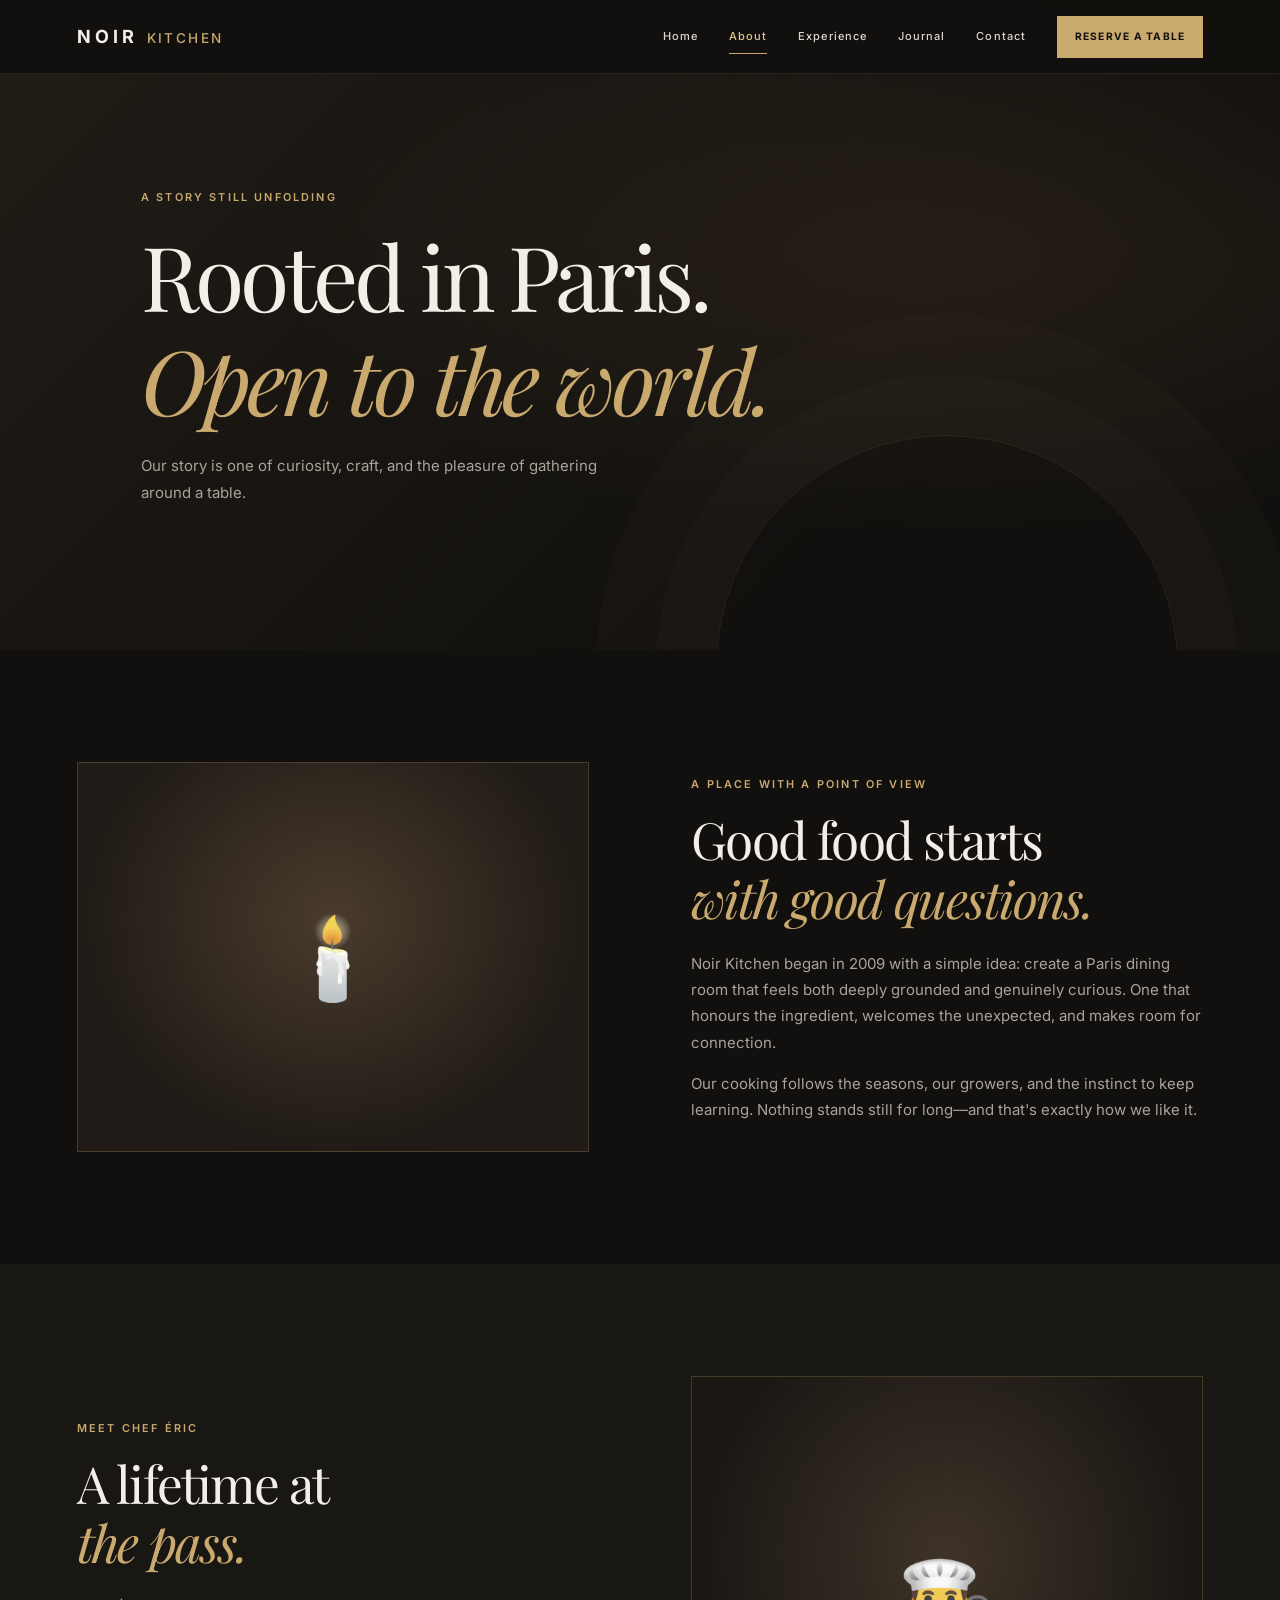
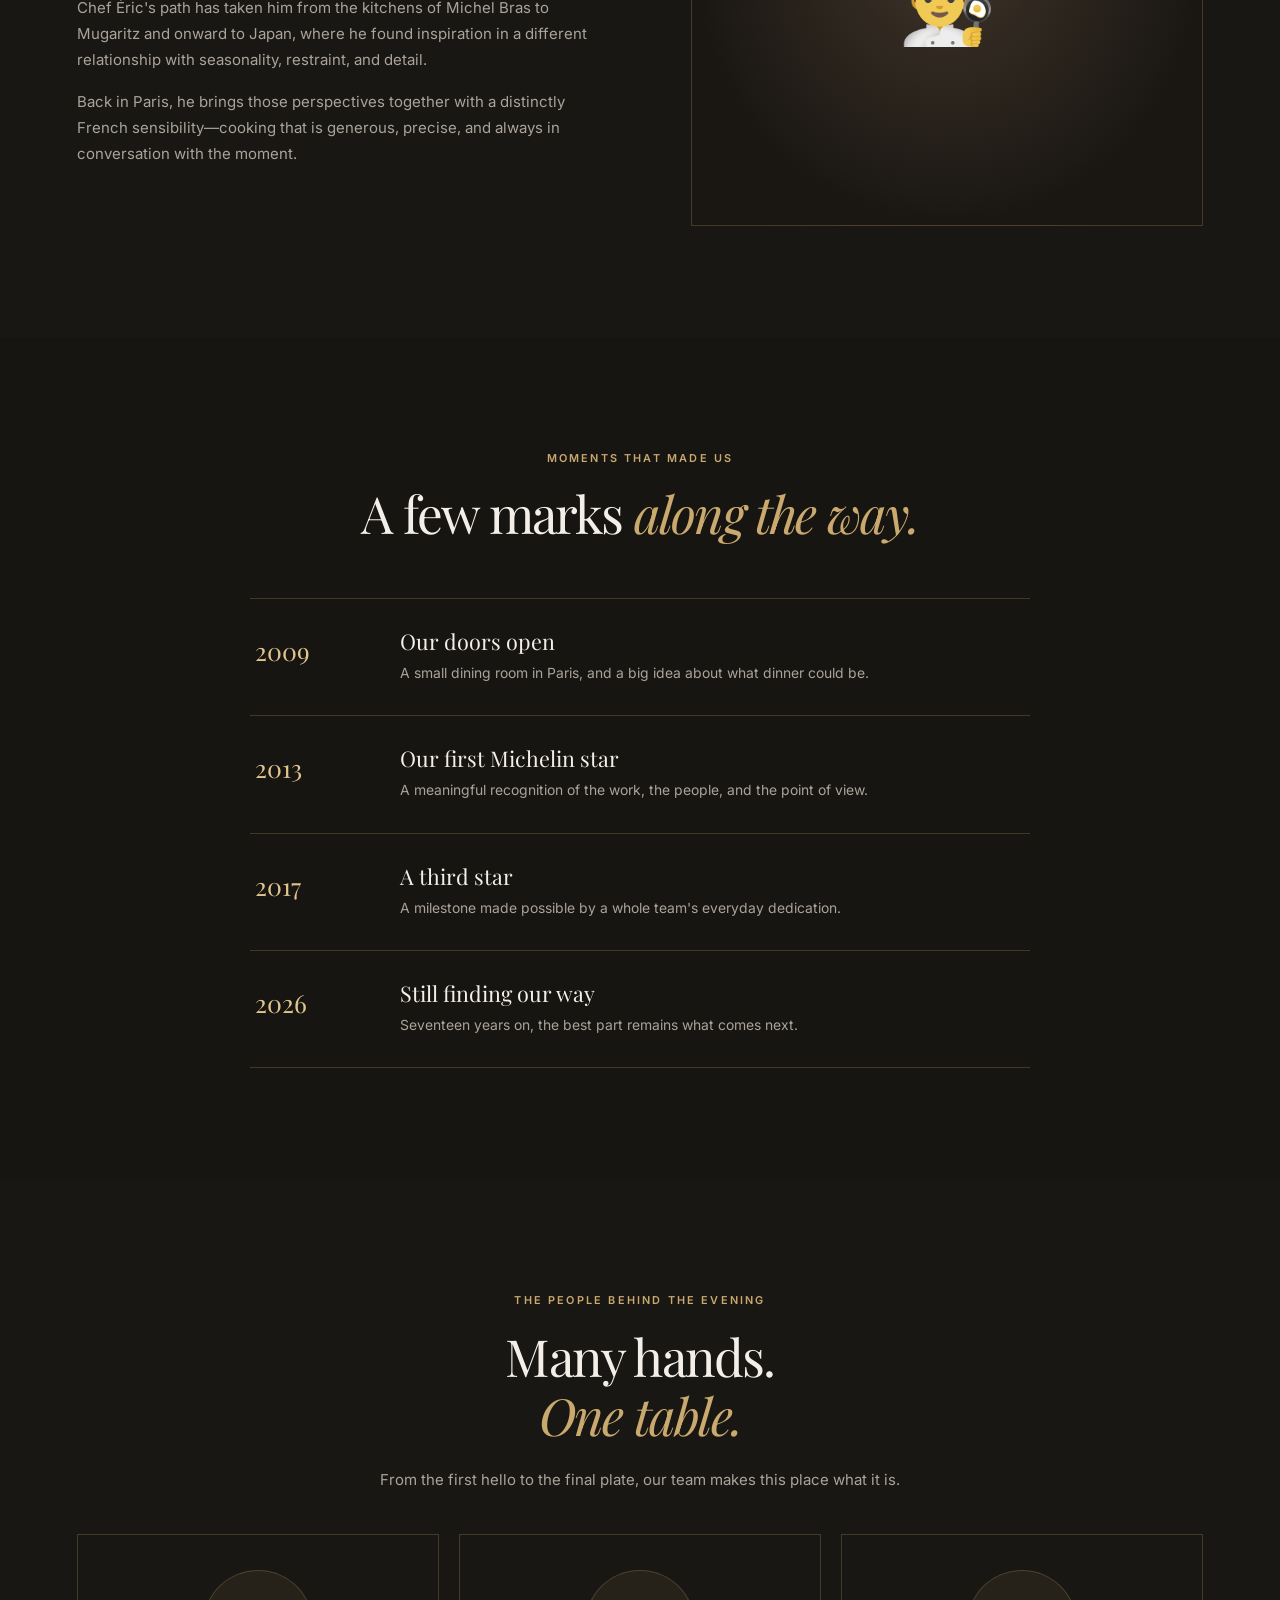
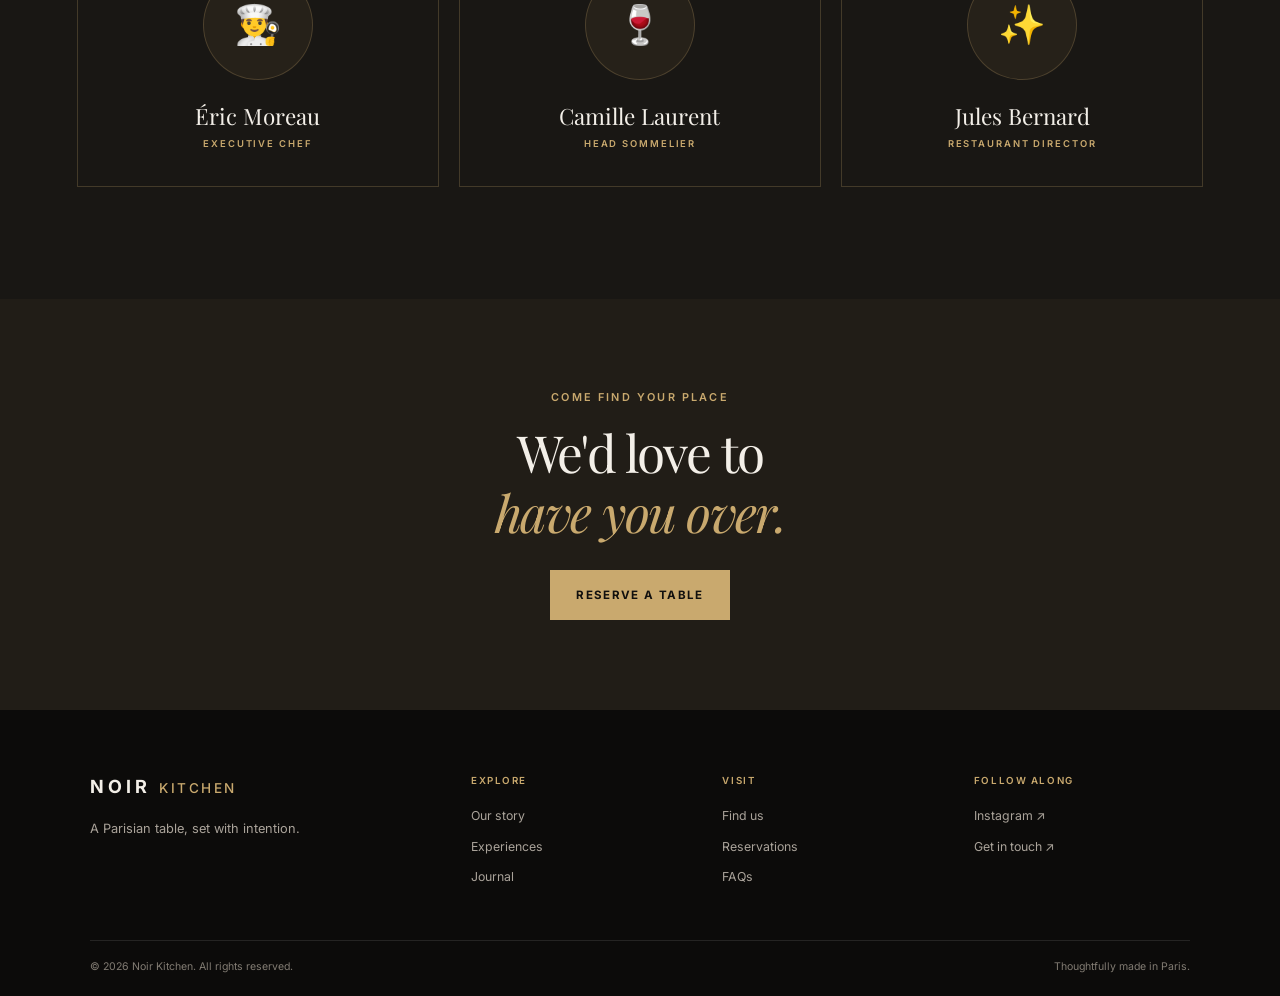
<file: about.html>
<!doctype html>
<html lang="en">
<head>
  <meta charset="utf-8">
  <meta name="viewport" content="width=device-width, initial-scale=1">
  <meta name="description" content="Discover the people, philosophy, and story behind Noir Kitchen in Paris.">
  <meta name="theme-color" content="#11100e">
  <title>Our Story | Noir Kitchen, Paris</title>
  <link rel="preconnect" href="https://fonts.googleapis.com">
  <link rel="preconnect" href="https://fonts.gstatic.com" crossorigin>
  <link href="https://fonts.googleapis.com/css2?family=Inter:wght@400;500;600;700&family=Playfair+Display:wght@400;500;600;700&display=swap" rel="stylesheet">
  <link rel="stylesheet" href="css/styles.css">
  <link rel="stylesheet" href="css/about.css">
  <script src="js/script.js" defer></script>
</head>
<body data-page="inner">
  <header class="site-header">
    <nav class="navbar" aria-label="Main navigation">
      <a class="brand" href="index.html" aria-label="Noir Kitchen home">NOIR <span>KITCHEN</span></a>
      <button class="menu-toggle" type="button" aria-label="Open navigation menu" aria-expanded="false" aria-controls="primary-menu"><span></span><span></span><span></span></button>
      <div class="nav-menu" id="primary-menu">
        <a class="nav-link" href="index.html#home">Home</a>
        <a class="nav-link" href="about.html">About</a>
        <a class="nav-link" href="index.html#experience">Experience</a>
        <a class="nav-link" href="index.html#journal">Journal</a>
        <a class="nav-link" href="index.html#contact">Contact</a>
        <a class="button button-small nav-reserve" href="index.html#contact">Reserve a table</a>
      </div>
    </nav>
  </header>
  <main>
    <section class="page-hero about-hero">
      <div class="page-hero-content reveal"><p class="eyebrow">A STORY STILL UNFOLDING</p><h1>Rooted in Paris.<br><em>Open to the world.</em></h1><p>Our story is one of curiosity, craft, and the pleasure of gathering around a table.</p></div>
    </section>
    <section class="section about-story" id="philosophy">
      <div class="section-grid">
        <div class="image-placeholder about-image reveal" role="img" aria-label="The Noir Kitchen dining room"><span aria-hidden="true">🕯️</span></div>
        <div class="story-copy reveal"><p class="eyebrow">A PLACE WITH A POINT OF VIEW</p><h2>Good food starts<br><em>with good questions.</em></h2><p>Noir Kitchen began in 2009 with a simple idea: create a Paris dining room that feels both deeply grounded and genuinely curious. One that honours the ingredient, welcomes the unexpected, and makes room for connection.</p><p>Our cooking follows the seasons, our growers, and the instinct to keep learning. Nothing stands still for long—and that's exactly how we like it.</p></div>
      </div>
    </section>
    <section class="section chef-section">
      <div class="section-grid chef-grid">
        <div class="story-copy reveal"><p class="eyebrow">MEET CHEF ÉRIC</p><h2>A lifetime at<br><em>the pass.</em></h2><p>Chef Éric's path has taken him from the kitchens of Michel Bras to Mugaritz and onward to Japan, where he found inspiration in a different relationship with seasonality, restraint, and detail.</p><p>Back in Paris, he brings those perspectives together with a distinctly French sensibility—cooking that is generous, precise, and always in conversation with the moment.</p></div>
        <div class="image-placeholder chef-image reveal" role="img" aria-label="Chef Éric at work in the kitchen"><span aria-hidden="true">👨‍🍳</span></div>
      </div>
    </section>
    <section class="section timeline-section">
      <div class="section-heading reveal"><p class="eyebrow">MOMENTS THAT MADE US</p><h2>A few marks <em>along the way.</em></h2></div>
      <div class="timeline">
        <article class="timeline-item reveal"><span class="timeline-year">2009</span><div><h3>Our doors open</h3><p>A small dining room in Paris, and a big idea about what dinner could be.</p></div></article>
        <article class="timeline-item reveal"><span class="timeline-year">2013</span><div><h3>Our first Michelin star</h3><p>A meaningful recognition of the work, the people, and the point of view.</p></div></article>
        <article class="timeline-item reveal"><span class="timeline-year">2017</span><div><h3>A third star</h3><p>A milestone made possible by a whole team's everyday dedication.</p></div></article>
        <article class="timeline-item reveal"><span class="timeline-year">2026</span><div><h3>Still finding our way</h3><p>Seventeen years on, the best part remains what comes next.</p></div></article>
      </div>
    </section>
    <section class="section team-section" id="team">
      <div class="section-heading team-header reveal"><p class="eyebrow">THE PEOPLE BEHIND THE EVENING</p><h2>Many hands.<br><em>One table.</em></h2><p>From the first hello to the final plate, our team makes this place what it is.</p></div>
      <div class="card-grid team-grid">
        <article class="team-card reveal"><div class="team-emoji" aria-hidden="true">👨‍🍳</div><h3>Éric Moreau</h3><p class="eyebrow">EXECUTIVE CHEF</p></article>
        <article class="team-card reveal"><div class="team-emoji" aria-hidden="true">🍷</div><h3>Camille Laurent</h3><p class="eyebrow">HEAD SOMMELIER</p></article>
        <article class="team-card reveal"><div class="team-emoji" aria-hidden="true">✨</div><h3>Jules Bernard</h3><p class="eyebrow">RESTAURANT DIRECTOR</p></article>
      </div>
    </section>
    <section class="about-cta"><p class="eyebrow">COME FIND YOUR PLACE</p><h2>We'd love to<br><em>have you over.</em></h2><a class="button" href="index.html#contact">Reserve a table</a></section>
  </main>
  <footer class="site-footer">
    <div class="footer-main">
      <div class="footer-brand-block"><a class="brand" href="index.html">NOIR <span>KITCHEN</span></a><p>A Parisian table, set with intention.</p></div>
      <div class="footer-column"><h2>EXPLORE</h2><a href="index.html#story">Our story</a><a href="index.html#experience">Experiences</a><a href="index.html#journal">Journal</a></div>
      <div class="footer-column"><h2>VISIT</h2><a href="index.html#contact">Find us</a><a href="index.html#contact">Reservations</a><a href="index.html#faq">FAQs</a></div>
      <div class="footer-column"><h2>FOLLOW ALONG</h2><a href="https://www.instagram.com/" target="_blank" rel="noreferrer">Instagram ↗</a><a href="mailto:reservations@noirkitchen.com">Get in touch ↗</a></div>
    </div>
    <div class="footer-bottom"><span>© 2026 Noir Kitchen. All rights reserved.</span><span>Thoughtfully made in Paris.</span></div>
  </footer>
</body>
</html>
</file>
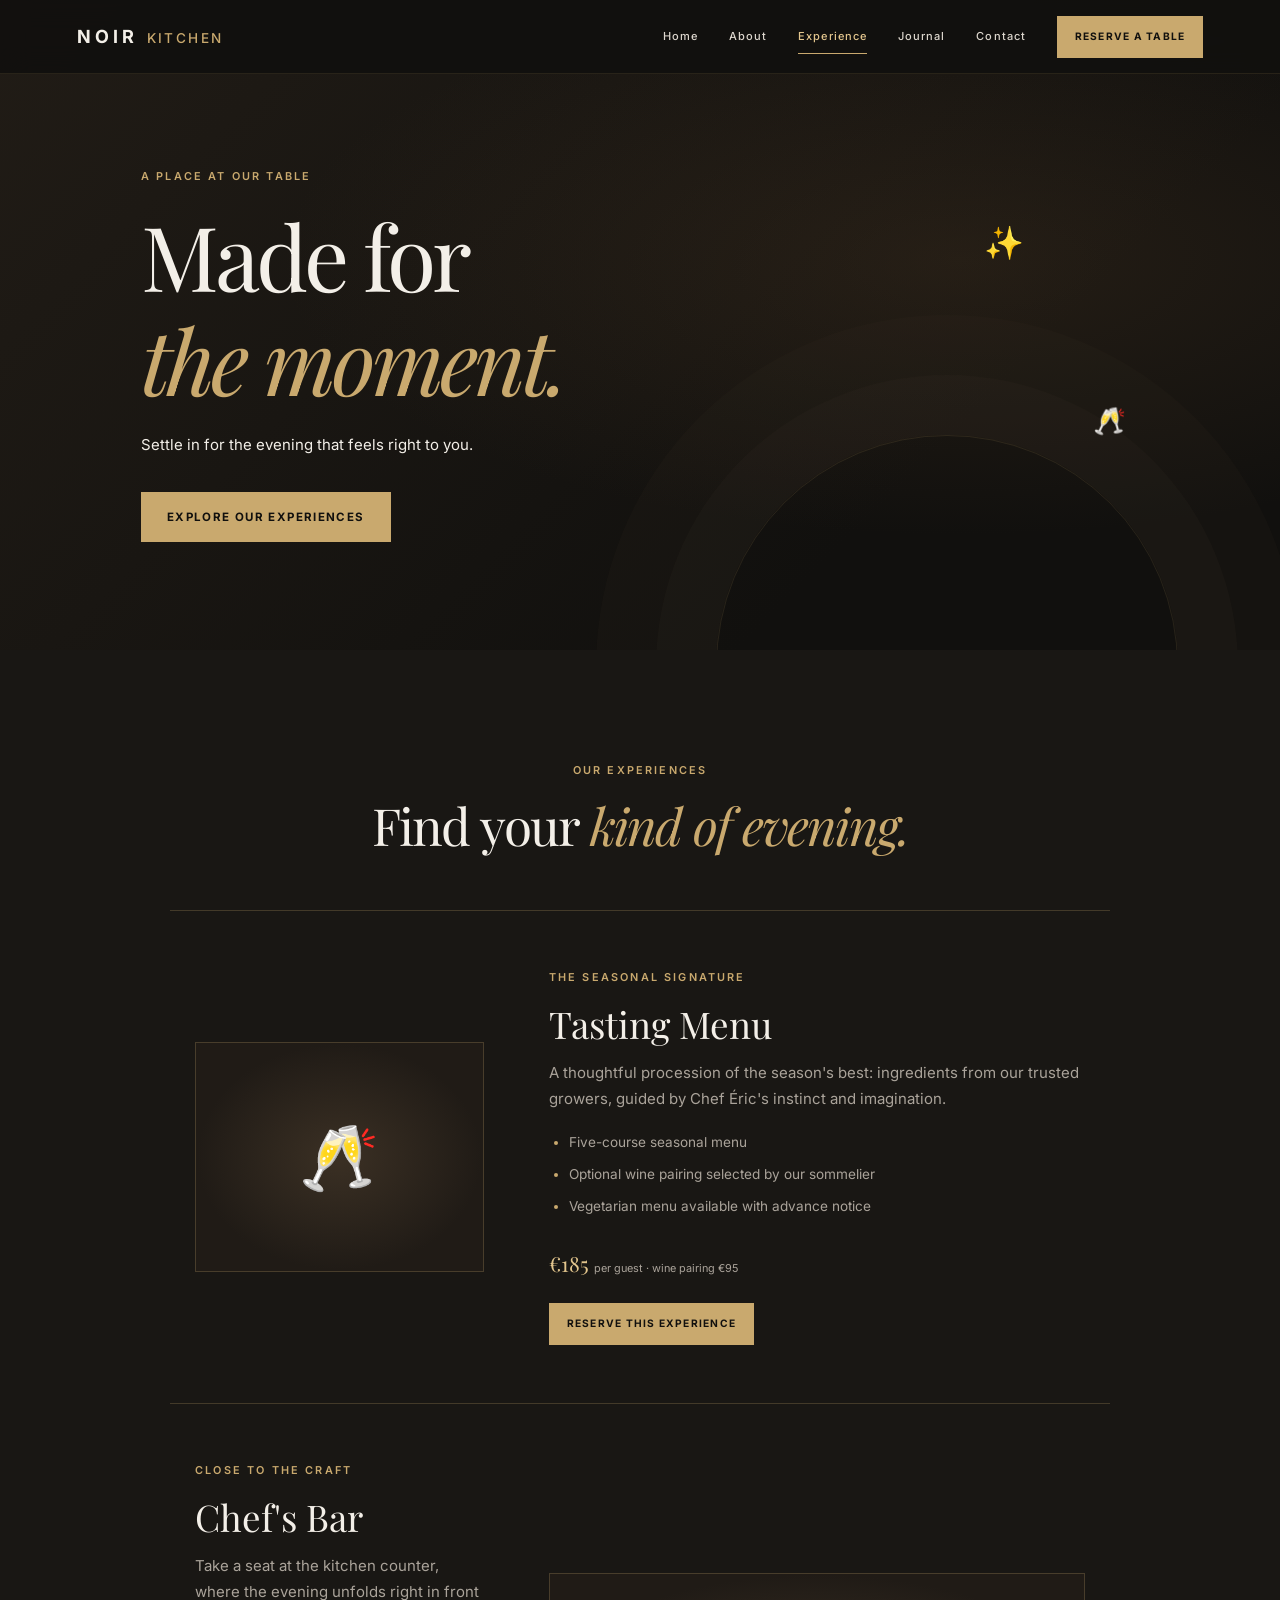
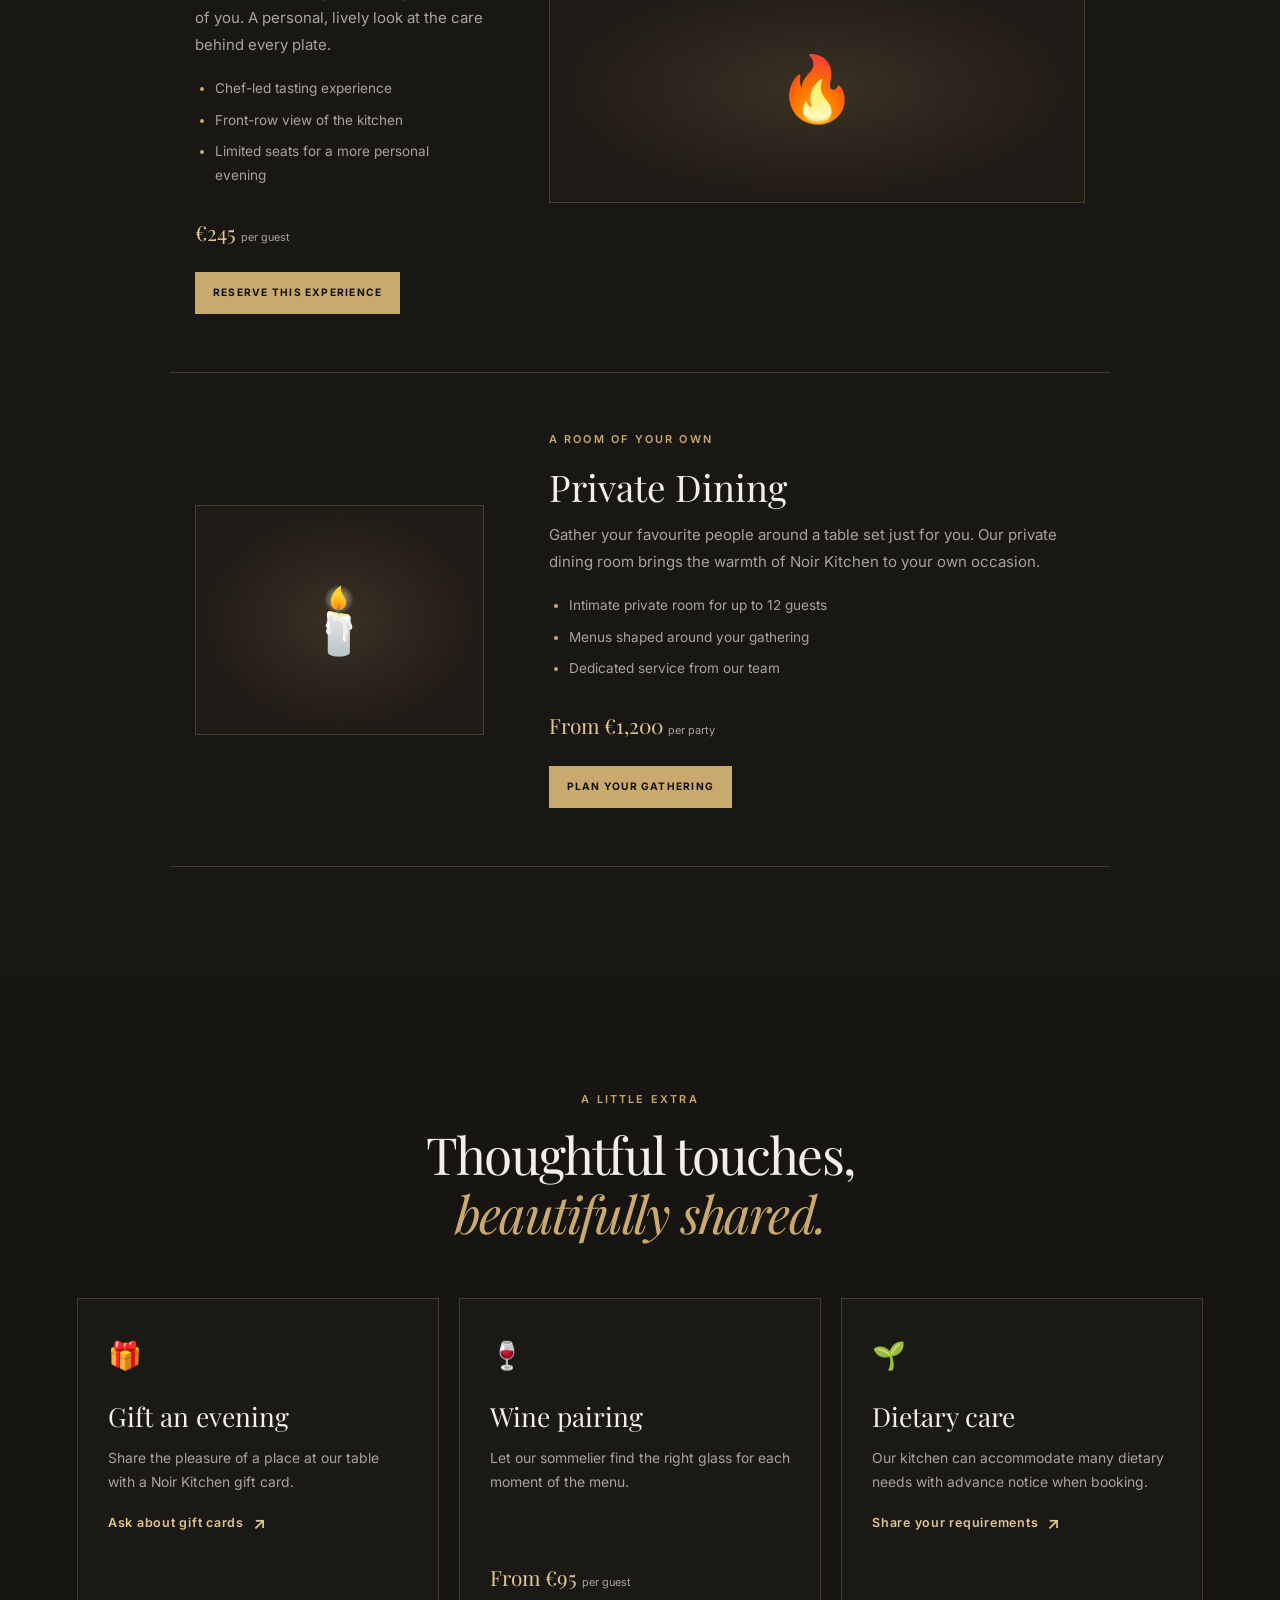
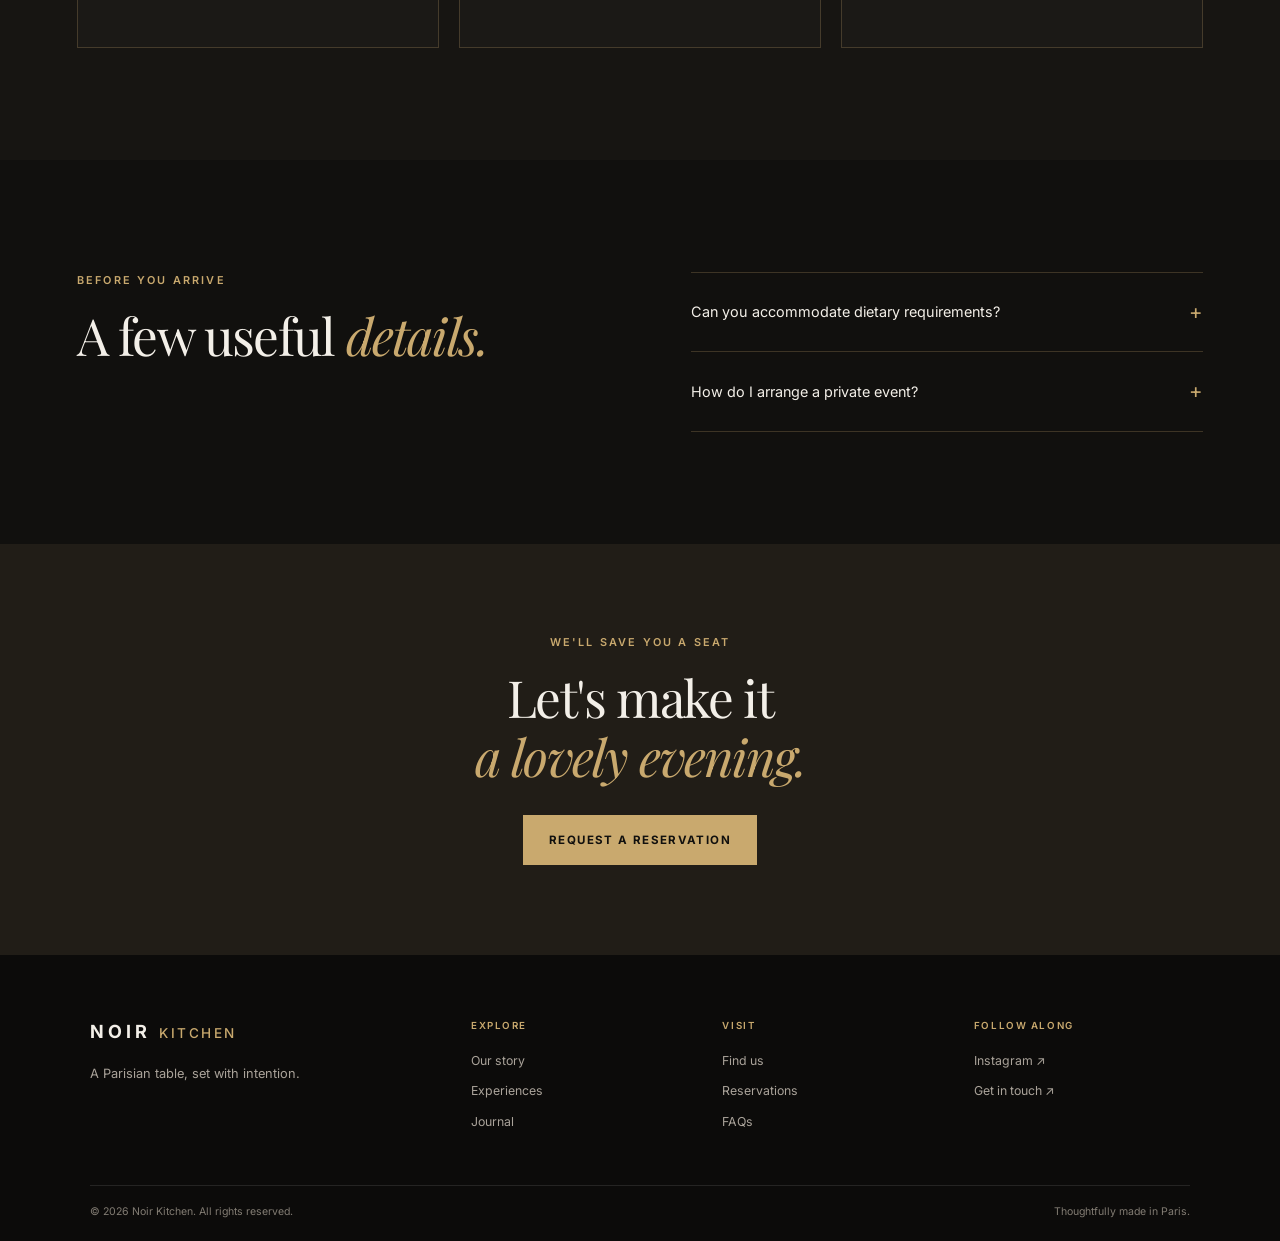
<file: services.html>
<!doctype html>
<html lang="en">
<head>
  <meta charset="utf-8">
  <meta name="viewport" content="width=device-width, initial-scale=1">
  <meta name="description" content="Explore tasting menus, the Chef's Bar, private dining, and thoughtful celebrations at Noir Kitchen.">
  <meta name="theme-color" content="#11100e">
  <title>Dining Experiences | Noir Kitchen, Paris</title>
  <link rel="preconnect" href="https://fonts.googleapis.com">
  <link rel="preconnect" href="https://fonts.gstatic.com" crossorigin>
  <link href="https://fonts.googleapis.com/css2?family=Inter:wght@400;500;600;700&family=Playfair+Display:wght@400;500;600;700&display=swap" rel="stylesheet">
  <link rel="stylesheet" href="css/styles.css">
  <link rel="stylesheet" href="css/services.css">
  <script src="js/script.js" defer></script>
  <script src="js/services.js" defer></script>
</head>
<body data-page="inner">
  <header class="site-header">
    <nav class="navbar" aria-label="Main navigation">
      <a class="brand" href="index.html" aria-label="Noir Kitchen home">NOIR <span>KITCHEN</span></a>
      <button class="menu-toggle" type="button" aria-label="Open navigation menu" aria-expanded="false" aria-controls="primary-menu"><span></span><span></span><span></span></button>
      <div class="nav-menu" id="primary-menu">
        <a class="nav-link" href="index.html#home">Home</a>
        <a class="nav-link" href="about.html">About</a>
        <a class="nav-link" href="index.html#experience">Experience</a>
        <a class="nav-link" href="index.html#journal">Journal</a>
        <a class="nav-link" href="index.html#contact">Contact</a>
        <a class="button button-small nav-reserve" href="index.html#contact">Reserve a table</a>
      </div>
    </nav>
  </header>
  <main>
    <section class="page-hero services-hero">
      <div class="page-hero-content reveal"><p class="eyebrow">A PLACE AT OUR TABLE</p><h1>Made for<br><em>the moment.</em></h1><p>Settle in for the evening that feels right to you.</p><button class="button explore-button" type="button" data-scroll-to="service-list">Explore our experiences</button></div>
      <div class="floating-emoji" aria-hidden="true">✨</div>
      <div class="floating-emoji floating-emoji-two" aria-hidden="true">🥂</div>
    </section>
    <section class="section service-list" id="service-list">
      <div class="section-heading reveal"><p class="eyebrow">OUR EXPERIENCES</p><h2>Find your <em>kind of evening.</em></h2></div>
      <article class="service-detail reveal" id="tasting">
        <div class="service-icon" aria-hidden="true">🥂</div><div class="service-content"><p class="eyebrow">THE SEASONAL SIGNATURE</p><h3>Tasting Menu</h3><p>A thoughtful procession of the season's best: ingredients from our trusted growers, guided by Chef Éric's instinct and imagination.</p><ul><li>Five-course seasonal menu</li><li>Optional wine pairing selected by our sommelier</li><li>Vegetarian menu available with advance notice</li></ul><p class="price">€185 <span>per guest · wine pairing €95</span></p><a class="button button-small" href="index.html#contact">Reserve this experience</a></div>
      </article>
      <article class="service-detail reverse reveal" id="chefs-bar">
        <div class="service-icon" aria-hidden="true">🔥</div><div class="service-content"><p class="eyebrow">CLOSE TO THE CRAFT</p><h3>Chef's Bar</h3><p>Take a seat at the kitchen counter, where the evening unfolds right in front of you. A personal, lively look at the care behind every plate.</p><ul><li>Chef-led tasting experience</li><li>Front-row view of the kitchen</li><li>Limited seats for a more personal evening</li></ul><p class="price">€245 <span>per guest</span></p><a class="button button-small" href="index.html#contact">Reserve this experience</a></div>
      </article>
      <article class="service-detail reveal" id="private-dining">
        <div class="service-icon" aria-hidden="true">🕯️</div><div class="service-content"><p class="eyebrow">A ROOM OF YOUR OWN</p><h3>Private Dining</h3><p>Gather your favourite people around a table set just for you. Our private dining room brings the warmth of Noir Kitchen to your own occasion.</p><ul><li>Intimate private room for up to 12 guests</li><li>Menus shaped around your gathering</li><li>Dedicated service from our team</li></ul><p class="price">From €1,200 <span>per party</span></p><a class="button button-small" href="index.html#contact">Plan your gathering</a></div>
      </article>
    </section>
    <section class="section extras-section">
      <div class="section-heading reveal"><p class="eyebrow">A LITTLE EXTRA</p><h2>Thoughtful touches,<br><em>beautifully shared.</em></h2></div>
      <div class="card-grid">
        <article class="experience-card reveal"><div class="card-emoji" aria-hidden="true">🎁</div><h3>Gift an evening</h3><p>Share the pleasure of a place at our table with a Noir Kitchen gift card.</p><a class="text-link" href="mailto:reservations@noirkitchen.com">Ask about gift cards <span aria-hidden="true">↗</span></a></article>
        <article class="experience-card reveal"><div class="card-emoji" aria-hidden="true">🍷</div><h3>Wine pairing</h3><p>Let our sommelier find the right glass for each moment of the menu.</p><p class="price">From €95 <span>per guest</span></p></article>
        <article class="experience-card reveal"><div class="card-emoji" aria-hidden="true">🌱</div><h3>Dietary care</h3><p>Our kitchen can accommodate many dietary needs with advance notice when booking.</p><a class="text-link" href="index.html#contact">Share your requirements <span aria-hidden="true">↗</span></a></article>
      </div>
    </section>
    <section class="section faq-section" id="faq">
      <div class="section-grid faq-grid">
        <div class="section-heading reveal"><p class="eyebrow">BEFORE YOU ARRIVE</p><h2>A few useful <em>details.</em></h2></div>
        <div class="faq-list reveal">
          <div class="faq-item"><button class="faq-question" id="service-faq-question-1" type="button" aria-expanded="false" aria-controls="service-faq-answer-1">Can you accommodate dietary requirements?<span aria-hidden="true">+</span></button><div class="faq-answer" id="service-faq-answer-1" hidden><p>Please let us know when you book. With advance notice, our team can accommodate many dietary requirements.</p></div></div>
          <div class="faq-item"><button class="faq-question" id="service-faq-question-2" type="button" aria-expanded="false" aria-controls="service-faq-answer-2">How do I arrange a private event?<span aria-hidden="true">+</span></button><div class="faq-answer" id="service-faq-answer-2" hidden><p>Send us a reservation request with your preferred date and group size. Our team will be in touch to discuss the details.</p></div></div>
        </div>
      </div>
    </section>
    <section class="about-cta"><p class="eyebrow">WE'LL SAVE YOU A SEAT</p><h2>Let's make it<br><em>a lovely evening.</em></h2><a class="button" href="index.html#contact">Request a reservation</a></section>
  </main>
  <footer class="site-footer">
    <div class="footer-main">
      <div class="footer-brand-block"><a class="brand" href="index.html">NOIR <span>KITCHEN</span></a><p>A Parisian table, set with intention.</p></div>
      <div class="footer-column"><h2>EXPLORE</h2><a href="index.html#story">Our story</a><a href="index.html#experience">Experiences</a><a href="index.html#journal">Journal</a></div>
      <div class="footer-column"><h2>VISIT</h2><a href="index.html#contact">Find us</a><a href="index.html#contact">Reservations</a><a href="index.html#faq">FAQs</a></div>
      <div class="footer-column"><h2>FOLLOW ALONG</h2><a href="https://www.instagram.com/" target="_blank" rel="noreferrer">Instagram ↗</a><a href="mailto:reservations@noirkitchen.com">Get in touch ↗</a></div>
    </div>
    <div class="footer-bottom"><span>© 2026 Noir Kitchen. All rights reserved.</span><span>Thoughtfully made in Paris.</span></div>
  </footer>
</body>
</html>
</file>
<file: css/styles.css>
:root {
  color-scheme: dark;
  --color-bg: #11100e;
  --color-bg-soft: #191714;
  --color-panel: #201d19;
  --color-gold: #c9a96e;
  --color-gold-light: #e2c58d;
  --color-text: #f3efe8;
  --color-muted: #aaa39a;
  --color-border: rgba(201, 169, 110, .24);
  --font-display: "Playfair Display", Georgia, serif;
  --font-body: "Inter", Arial, sans-serif;
  --content-width: 1160px;
}

* { box-sizing: border-box; }
html { scroll-behavior: smooth; scroll-padding-top: 88px; }
body { margin: 0; background: var(--color-bg); color: var(--color-text); font-family: var(--font-body); font-size: 15px; line-height: 1.75; -webkit-font-smoothing: antialiased; }
body.menu-open { overflow: hidden; }
img { display: block; max-width: 100%; }
a { color: inherit; text-decoration: none; }
button, input, select, textarea { font: inherit; }
button, a { -webkit-tap-highlight-color: transparent; }
::selection { background: var(--color-gold); color: var(--color-bg); }
:focus-visible { outline: 2px solid var(--color-gold-light); outline-offset: 4px; }

h1, h2, h3, p { margin-top: 0; }
h1, h2, h3 { font-family: var(--font-display); font-weight: 400; line-height: 1.16; }
h1 { margin-bottom: 22px; font-size: clamp(3.2rem, 7vw, 6.7rem); letter-spacing: -.045em; }
h2 { margin-bottom: 22px; font-size: clamp(2.4rem, 4vw, 4rem); letter-spacing: -.035em; }
h3 { margin-bottom: 14px; font-size: 1.65rem; }
h1 em, h2 em { color: var(--color-gold); font-weight: 400; }
.eyebrow { margin-bottom: 18px; color: var(--color-gold); font-size: .68rem; font-weight: 600; letter-spacing: .2em; line-height: 1.5; }
.section { padding: 112px max(6vw, 24px); }
.section > * { width: min(100%, var(--content-width)); margin-right: auto; margin-left: auto; }
.section-grid { display: grid; grid-template-columns: 1fr 1fr; align-items: center; gap: clamp(44px, 8vw, 110px); max-width: var(--content-width); margin: 0 auto; }
.section-heading { max-width: 680px; margin: 0 auto 54px; text-align: center; }
.section-heading > p:last-child { color: var(--color-muted); }
.center-link { margin: 42px auto 0; text-align: center; }
.text-link { display: inline-flex; align-items: center; gap: 9px; color: var(--color-gold-light); font-size: .78rem; font-weight: 600; letter-spacing: .06em; transition: color .2s ease; }
.text-link:hover { color: var(--color-text); }
.text-link span { font-size: 1.05rem; }
.button { display: inline-flex; min-height: 50px; align-items: center; justify-content: center; padding: 13px 25px; border: 1px solid var(--color-gold); background: var(--color-gold); color: var(--color-bg); cursor: pointer; font-size: .72rem; font-weight: 700; letter-spacing: .12em; text-align: center; text-transform: uppercase; transition: background .2s ease, color .2s ease, border-color .2s ease; }
.button:hover { border-color: var(--color-gold-light); background: transparent; color: var(--color-gold-light); }
.button-small { min-height: 42px; padding: 10px 17px; font-size: .64rem; }

.site-header { position: fixed; z-index: 20; top: 0; right: 0; left: 0; }
.navbar { display: flex; width: min(100%, 1440px); height: 88px; align-items: center; justify-content: space-between; margin: 0 auto; padding: 0 6vw; transition: background .25s ease, height .25s ease, border-color .25s ease; }
.navbar.scrolled { height: 74px; border-bottom: 1px solid rgba(201, 169, 110, .12); background: rgba(17, 16, 14, .94); backdrop-filter: blur(14px); }
.brand { flex: 0 0 auto; font-size: 1.13rem; font-weight: 700; letter-spacing: .23em; line-height: 1; }
.brand span { color: var(--color-gold); font-size: .75em; font-weight: 500; letter-spacing: .18em; }
.nav-menu { display: flex; align-items: center; gap: clamp(17px, 2.4vw, 36px); }
.nav-link { position: relative; color: #ddd7ce; font-size: .69rem; font-weight: 500; letter-spacing: .1em; transition: color .2s ease; }
.nav-link::after { position: absolute; right: 0; bottom: -8px; left: 0; height: 1px; background: var(--color-gold); content: ""; transform: scaleX(0); transform-origin: left; transition: transform .2s ease; }
.nav-link:hover, .nav-link.active { color: var(--color-gold-light); }
.nav-link.active::after { transform: scaleX(1); }
.menu-toggle { display: none; width: 44px; height: 44px; align-items: center; justify-content: center; flex-direction: column; gap: 6px; border: 1px solid var(--color-border); background: transparent; color: var(--color-text); cursor: pointer; }
.menu-toggle span { display: block; width: 18px; height: 1px; background: currentColor; transition: transform .2s ease, opacity .2s ease; }
.menu-toggle[aria-expanded="true"] span:first-child { transform: translateY(3.5px) rotate(45deg); }
.menu-toggle[aria-expanded="true"] span:nth-child(2) { opacity: 0; }
.menu-toggle[aria-expanded="true"] span:last-child { transform: translateY(-3.5px) rotate(-45deg); }

.hero { position: relative; display: flex; min-height: min(850px, 100svh); align-items: center; overflow: hidden; padding: 150px 11vw 125px; background: linear-gradient(90deg, rgba(14, 13, 12, .94) 0%, rgba(14, 13, 12, .7) 43%, rgba(14, 13, 12, .2) 100%), linear-gradient(0deg, #11100e 0%, transparent 30%), #201c17; }
.hero-bg { position: absolute; z-index: 0; inset: 0; background: linear-gradient(90deg, rgba(14, 13, 12, .94) 0%, rgba(14, 13, 12, .7) 43%, rgba(14, 13, 12, .2) 100%), linear-gradient(0deg, #11100e 0%, transparent 30%), url("../assets/hero.png") center 48% / cover, linear-gradient(135deg, #312921, #11100e 70%); animation: heroZoom 20s ease-in-out infinite alternate; }
.hero-content { position: relative; z-index: 1; width: min(700px, 100%); }
.hero .eyebrow { margin-bottom: 28px; }
.hero-copy { max-width: 440px; margin-bottom: 30px; color: #d3ccc2; font-size: 1rem; }
.hero-actions { display: flex; align-items: center; gap: 30px; }
.scroll-cue, .hero-side-note { position: absolute; bottom: 42px; color: var(--color-muted); font-size: .59rem; letter-spacing: .16em; }
.scroll-cue { left: 6vw; }
.scroll-cue span { margin-right: 8px; color: var(--color-gold); font-size: 1rem; }
.hero-side-note { right: 6vw; writing-mode: vertical-rl; }

.image-placeholder { display: grid; min-height: 390px; place-items: center; overflow: hidden; border: 1px solid var(--color-border); background: radial-gradient(ellipse at 50% 40%, #3b3024, #201b16 68%); }
.image-placeholder > span { font-size: 5rem; filter: saturate(.72); }
.story-copy > p:not(.eyebrow) { color: var(--color-muted); }
.story-copy .text-link { margin-top: 12px; }
.experiences-section { background: var(--color-bg-soft); }
.card-grid { display: grid; grid-template-columns: repeat(3, 1fr); gap: 20px; }
.experience-card { display: flex; min-height: 350px; flex-direction: column; align-items: flex-start; padding: 33px 30px; border: 1px solid var(--color-border); background: rgba(255,255,255,.015); }
.featured-card { background: #211d17; }
.card-emoji { margin-bottom: 22px; font-size: 1.7rem; }
.experience-card .eyebrow { margin-bottom: 9px; }
.experience-card > p:not(.eyebrow, .price) { color: var(--color-muted); font-size: .87rem; }
.price { margin-top: auto; margin-bottom: 18px; color: var(--color-gold-light); font-family: var(--font-display); font-size: 1.3rem; }
.price span { color: var(--color-muted); font-family: var(--font-body); font-size: .68rem; }
.quote-section { padding: 100px 24px; background: #211d17; text-align: center; }
.quote-mark { height: 50px; color: var(--color-gold); font-family: var(--font-display); font-size: 5rem; line-height: 1; }
.quote-section blockquote { max-width: 800px; margin: 20px auto 24px; font-family: var(--font-display); font-size: clamp(1.7rem, 3.5vw, 3rem); line-height: 1.35; }
.quote-section .eyebrow { margin-bottom: 0; }
.journal-grid { display: grid; grid-template-columns: repeat(3, 1fr); gap: 22px; }
.journal-card .journal-image { min-height: 240px; margin-bottom: 22px; font-size: 3.5rem; }
.journal-card .eyebrow { margin-bottom: 12px; font-size: .58rem; }
.journal-card h3 { margin-bottom: 17px; font-size: 1.45rem; }
.portfolio-section { background: var(--color-bg-soft); }
.portfolio-filters { display: flex; justify-content: center; flex-wrap: wrap; gap: 10px; margin: -20px auto 34px; }
.portfolio-filter { padding: 9px 16px; border: 1px solid var(--color-border); background: transparent; color: var(--color-muted); cursor: pointer; font-size: .68rem; letter-spacing: .06em; transition: background .2s ease, color .2s ease, border-color .2s ease; }
.portfolio-filter:hover, .portfolio-filter[aria-pressed="true"] { border-color: var(--color-gold); background: var(--color-gold); color: var(--color-bg); }
.portfolio-grid { display: grid; grid-template-columns: repeat(4, 1fr); gap: 18px; }
.portfolio-item[hidden] { display: none; }
.portfolio-item .portfolio-image { min-height: 210px; margin-bottom: 17px; font-size: 3rem; }
.portfolio-item .eyebrow { margin-bottom: 8px; font-size: .57rem; }
.portfolio-item h3 { font-size: 1.25rem; }
.testimonials-section { background: var(--color-bg-soft); }
.testimonial-slider { display: flex; max-width: 980px; align-items: center; gap: 24px; margin: 0 auto; }
.testimonials-track { flex: 1; overflow: hidden; }
.testimonial { display: none; max-width: 700px; margin: 0 auto; text-align: center; }
.testimonial:first-child { display: block; }
.testimonial[hidden] { display: none; }
.testimonial p { margin-bottom: 24px; font-family: var(--font-display); font-size: clamp(1.3rem, 2.5vw, 2.1rem); line-height: 1.5; }
.testimonial span { color: var(--color-gold); font-size: .62rem; letter-spacing: .16em; }
.slider-button { width: 44px; height: 44px; flex: 0 0 auto; border: 1px solid var(--color-border); background: transparent; color: var(--color-gold-light); cursor: pointer; }
.slider-button:hover { border-color: var(--color-gold); background: var(--color-gold); color: var(--color-bg); }
.faq-grid { align-items: start; }
.faq-grid > .section-heading { margin: 0; text-align: left; }
.faq-list { border-top: 1px solid var(--color-border); }
.faq-item { border-bottom: 1px solid var(--color-border); }
.faq-question { display: flex; width: 100%; align-items: center; justify-content: space-between; gap: 20px; padding: 21px 0; border: 0; background: none; color: var(--color-text); cursor: pointer; font-size: .9rem; text-align: left; }
.faq-question span { color: var(--color-gold); font-size: 1.3rem; transition: transform .2s ease; }
.faq-question[aria-expanded="true"] span { transform: rotate(45deg); }
.faq-answer { padding: 0 28px 18px 0; color: var(--color-muted); font-size: .86rem; }
.faq-answer p { margin-bottom: 0; }
.stats-section { display: grid; grid-template-columns: repeat(4, 1fr); gap: 20px; padding: 62px 7vw; border-top: 1px solid var(--color-border); border-bottom: 1px solid var(--color-border); background: #171512; }
.stat { text-align: center; }
.stat strong { display: block; margin-bottom: 8px; color: var(--color-gold-light); font-family: var(--font-display); font-size: clamp(2rem, 4vw, 3.2rem); font-weight: 400; }
.stat span { color: var(--color-muted); font-size: .6rem; letter-spacing: .14em; }
.contact-section { background: var(--color-bg-soft); }
.contact-grid { align-items: start; }
.contact-copy > p:not(.eyebrow) { color: var(--color-muted); }
.contact-copy address { margin: 27px 0 15px; color: var(--color-text); font-style: normal; }
.contact-copy a { color: var(--color-gold-light); }
.opening-hours { margin-top: 24px; font-size: .83rem; }
.reservation-form { padding: 34px; border: 1px solid var(--color-border); background: #1c1915; }
.reservation-form h3 { margin-bottom: 7px; }
.form-intro { color: var(--color-muted); font-size: .83rem; }
.form-row { display: grid; grid-template-columns: 1fr 1fr; gap: 16px; }
.reservation-form label { display: block; margin-bottom: 17px; color: #d8d1c7; font-size: .72rem; }
.reservation-form label > span:first-child { color: var(--color-gold); }
.reservation-form .optional { color: var(--color-muted); }
.reservation-form input, .reservation-form select, .reservation-form textarea { display: block; width: 100%; min-height: 45px; margin-top: 7px; padding: 10px 12px; border: 1px solid rgba(255,255,255,.16); border-radius: 0; background: #131210; color: var(--color-text); font-size: .8rem; }
.reservation-form textarea { resize: vertical; }
.reservation-form input[aria-invalid="true"] { border-color: #db7b70; }
.field-error { display: block; min-height: 0; margin-top: 4px; color: #f09589; font-size: .68rem; }
.field-error:not(:empty) { min-height: 1.3em; }
.form-submit { width: 100%; margin-top: 4px; }
.form-status { min-height: 1.6em; margin: 13px 0 0; color: var(--color-gold-light); font-size: .8rem; }
.site-footer { padding: 65px 7vw 20px; background: #0c0b0a; }
.footer-main { display: grid; max-width: var(--content-width); grid-template-columns: 1.6fr repeat(3, 1fr); gap: 35px; margin: 0 auto 52px; }
.footer-brand-block p { margin-top: 17px; color: var(--color-muted); font-size: .8rem; }
.footer-column { display: flex; flex-direction: column; align-items: flex-start; gap: 9px; }
.footer-column h2 { margin: 0 0 10px; color: var(--color-gold); font-family: var(--font-body); font-size: .61rem; font-weight: 600; letter-spacing: .16em; }
.footer-column a { color: var(--color-muted); font-size: .77rem; transition: color .2s ease; }
.footer-column a:hover { color: var(--color-gold-light); }
.footer-bottom { display: flex; max-width: var(--content-width); justify-content: space-between; gap: 15px; margin: 0 auto; padding-top: 17px; border-top: 1px solid rgba(255,255,255,.1); color: #827c73; font-size: .66rem; }

.page-hero { position: relative; display: flex; min-height: 610px; align-items: center; overflow: hidden; padding: 150px max(11vw, 24px) 90px; background: radial-gradient(ellipse at 75% 40%, rgba(92, 67, 41, .26), transparent 50%), linear-gradient(135deg, #211c16, #11100e 72%); }
.page-hero::after { position: absolute; right: 8%; bottom: -38%; width: 460px; height: 460px; border: 1px solid rgba(201,169,110,.12); border-radius: 50%; content: ""; box-shadow: 0 0 0 60px rgba(201,169,110,.025), 0 0 0 120px rgba(201,169,110,.02); }
.page-hero-content { position: relative; z-index: 1; max-width: 760px; }
.page-hero-content > p:last-child { max-width: 490px; color: var(--color-muted); }
.about-cta { padding: 90px 24px; background: #211d17; text-align: center; }
.about-cta h2 { margin-bottom: 28px; }
.not-found-page { display: flex; min-height: 100vh; flex-direction: column; }
.not-found-content { display: flex; flex: 1; align-items: flex-start; justify-content: center; flex-direction: column; padding: 145px 12vw 80px; background: radial-gradient(ellipse at 80% 45%, rgba(92, 67, 41, .26), transparent 50%), var(--color-bg); }
.not-found-content > p:not(.eyebrow) { margin-bottom: 28px; color: var(--color-muted); }

.reveal { opacity: 0; transform: translateY(24px); transition: opacity .7s ease, transform .7s ease; }
.reveal.visible { opacity: 1; transform: translateY(0); }
@keyframes heroZoom { from { transform: scale(1); } to { transform: scale(1.07); } }
@keyframes emojiFloat { 0%, 100% { transform: translateY(0) rotate(-5deg); } 50% { transform: translateY(-16px) rotate(5deg); } }

@media (max-width: 900px) {
  .navbar { padding: 0 5vw; }
  .menu-toggle { display: flex; z-index: 22; }
  .nav-menu { position: fixed; z-index: 21; inset: 0; display: flex; align-items: center; justify-content: center; flex-direction: column; gap: 26px; background: rgba(17,16,14,.98); opacity: 0; pointer-events: none; transition: opacity .2s ease; }
  .nav-menu.is-open { opacity: 1; pointer-events: auto; }
  .nav-link { font-family: var(--font-display); font-size: 1.7rem; }
  .nav-link::after { bottom: -5px; }
  .nav-reserve { margin-top: 5px; }
  .section { padding: 85px 6vw; }
  .section-grid { gap: 42px; }
  .hero { min-height: 760px; padding-right: 8vw; padding-left: 8vw; }
  .card-grid { gap: 14px; }
  .experience-card { padding: 26px 20px; }
  .footer-main { grid-template-columns: 1.4fr 1fr 1fr; }
  .footer-brand-block { grid-column: 1 / -1; }
}
@media (max-width: 640px) {
  html { scroll-padding-top: 72px; }
  .navbar, .navbar.scrolled { height: 72px; }
  .brand { font-size: 1rem; }
  .hero { min-height: 720px; padding: 130px 7vw 120px; }
  .hero-bg { background-position: center, center, 60% center, center; }
  h1 { font-size: clamp(3.05rem, 15vw, 4.7rem); }
  .hero-copy { max-width: 340px; font-size: .9rem; }
  .hero-actions { align-items: flex-start; flex-direction: column; gap: 20px; }
  .hero-side-note { display: none; }
  .scroll-cue { bottom: 27px; }
  .section { padding: 72px 7vw; }
  .section-grid { grid-template-columns: 1fr; gap: 36px; }
  .story-image, .image-placeholder { min-height: 300px; }
  .card-grid, .journal-grid { grid-template-columns: 1fr; }
  .portfolio-grid { grid-template-columns: 1fr 1fr; gap: 20px 12px; }
  .portfolio-item .portfolio-image { min-height: 155px; }
  .portfolio-item h3 { font-size: 1.08rem; }
  .experience-card { min-height: auto; }
  .journal-grid { gap: 38px; }
  .journal-card .journal-image { min-height: 220px; }
  .testimonial-slider { gap: 10px; }
  .slider-button { width: 36px; height: 36px; }
  .testimonial p { font-size: 1.35rem; }
  .faq-grid > .section-heading { margin-bottom: 0; }
  .stats-section { grid-template-columns: 1fr 1fr; gap: 32px 12px; padding: 48px 6vw; }
  .stat span { font-size: .54rem; }
  .reservation-form { padding: 24px 19px; }
  .form-row { grid-template-columns: 1fr; gap: 0; }
  .footer-main { grid-template-columns: 1fr 1fr; gap: 30px 18px; }
  .footer-brand-block { grid-column: 1 / -1; }
  .footer-bottom { align-items: flex-start; flex-direction: column; }
  .page-hero { min-height: 550px; padding: 130px 7vw 75px; }
  .not-found-content { padding-right: 8vw; padding-left: 8vw; }
}
@media (prefers-reduced-motion: reduce) {
  *, *::before, *::after { scroll-behavior: auto !important; animation-duration: .01ms !important; animation-iteration-count: 1 !important; transition-duration: .01ms !important; }
  .hero-bg, .floating-emoji, .reveal { animation: none !important; }
  .reveal { opacity: 1; transform: none; }
}
</file>
<file: css/about.css>
.about-hero { min-height: 650px; }
.about-image { background: radial-gradient(ellipse at 50% 40%, #493b2c, #201b16 70%); }
.chef-section { background: var(--color-bg-soft); }
.chef-image { min-height: 450px; background: radial-gradient(ellipse at 50% 40%, #3e3328, #1a1713 70%); }
.timeline-section { background: #171512; }
.timeline { max-width: 780px; margin: 0 auto; border-top: 1px solid var(--color-border); }
.timeline-item { display: grid; grid-template-columns: 115px 1fr; gap: 30px; padding: 30px 5px; border-bottom: 1px solid var(--color-border); }
.timeline-year { color: var(--color-gold-light); font-family: var(--font-display); font-size: 1.55rem; }
.timeline-item h3 { margin-bottom: 7px; font-size: 1.35rem; }
.timeline-item p { margin-bottom: 0; color: var(--color-muted); font-size: .87rem; }
.team-section { background: var(--color-bg-soft); }
.team-header { margin-bottom: 40px; }
.team-card { padding: 35px 20px; border: 1px solid var(--color-border); text-align: center; }
.team-emoji { display: grid; width: 110px; height: 110px; place-items: center; margin: 0 auto 23px; border: 1px solid var(--color-border); border-radius: 50%; background: #262119; font-size: 2.4rem; }
.team-card h3 { margin-bottom: 8px; font-size: 1.4rem; }
.team-card .eyebrow { margin: 0; font-size: .59rem; }
@media (max-width: 640px) {
  .timeline-item { grid-template-columns: 76px 1fr; gap: 15px; }
  .chef-image { min-height: 320px; }
}
</file>
<file: css/services.css>
.services-hero { min-height: 650px; }
.services-hero .button { margin-top: 18px; }
.floating-emoji { position: absolute; top: 33%; right: 20%; font-size: 2rem; animation: emojiFloat 5s ease-in-out infinite; }
.floating-emoji-two { top: 61%; right: 12%; animation-delay: -2.5s; font-size: 1.65rem; }
.service-list { background: var(--color-bg-soft); }
.service-detail { display: grid; grid-template-columns: .7fr 1.3fr; gap: 65px; align-items: center; max-width: 940px; margin: 0 auto; padding: 58px 25px; border-top: 1px solid var(--color-border); scroll-margin-top: 100px; }
.service-detail:last-child { border-bottom: 1px solid var(--color-border); }
.service-detail.reverse .service-icon { order: 2; }
.service-icon { display: grid; min-height: 230px; place-items: center; border: 1px solid var(--color-border); background: radial-gradient(ellipse, #3b3024, #201b16 70%); font-size: 4rem; }
.service-content h3 { font-size: 2.3rem; }
.service-content > p:not(.eyebrow, .price) { color: var(--color-muted); }
.service-content ul { padding-left: 20px; color: var(--color-muted); font-size: .85rem; }
.service-content li { padding: 4px 0; }
.service-content li::marker { color: var(--color-gold); }
.service-content .price { margin-top: 22px; }
.service-content .button { margin-top: 4px; }
.extras-section { background: #171512; }
@media (max-width: 640px) {
  .floating-emoji { top: 20%; right: 11%; }
  .floating-emoji-two { top: 75%; right: 10%; }
  .service-detail { grid-template-columns: 1fr; gap: 28px; padding: 40px 0; }
  .service-detail.reverse .service-icon { order: 0; }
  .service-icon { min-height: 170px; }
}
</file>
